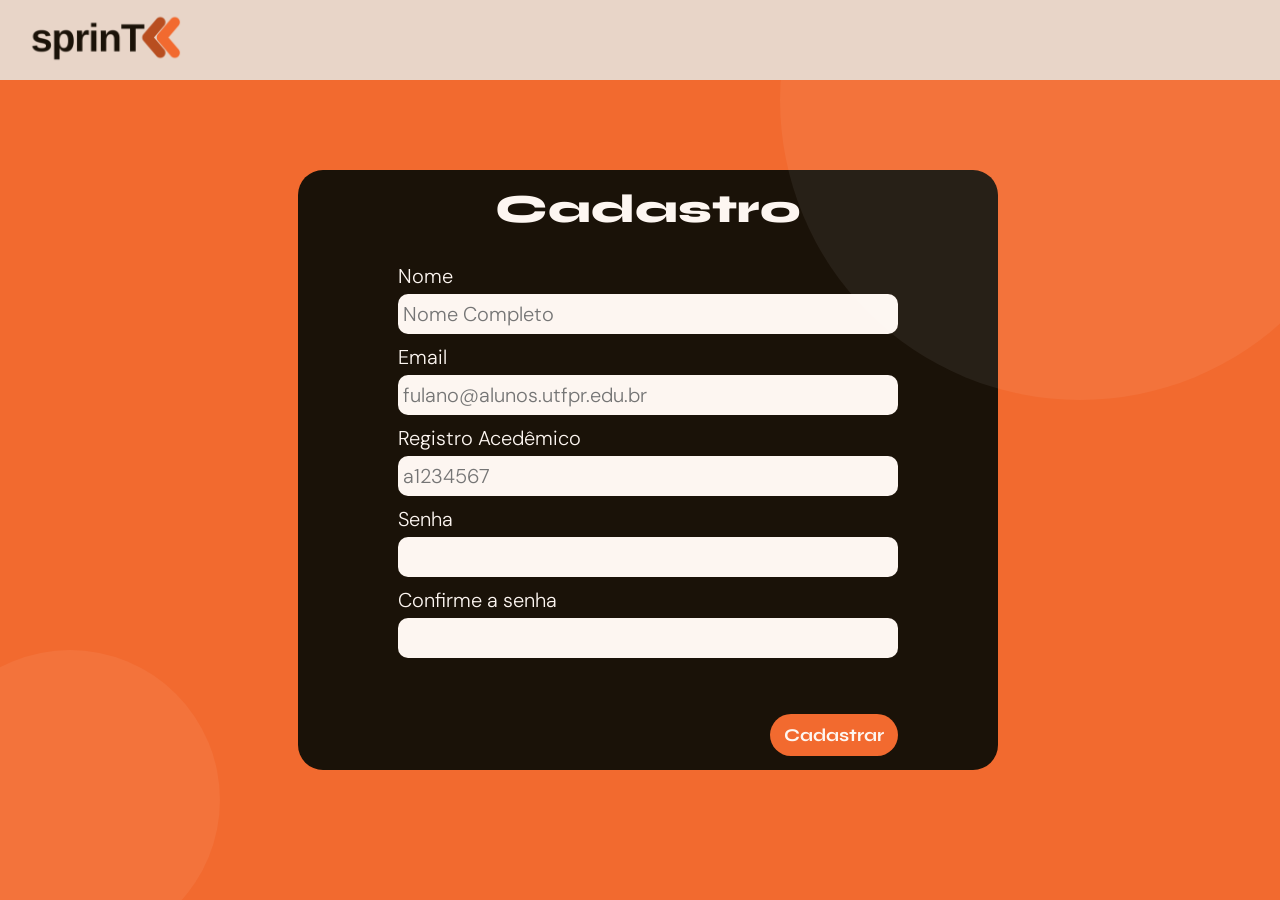
<file: index.html>
<!DOCTYPE html>
<html lang="en">
<head>
    <meta charset="UTF-8">
    <meta name="viewport" content="width=device-width, initial-scale=1.0">
    <title>Cadastro SprinT</title>
    <link rel="stylesheet" href="style-cadastro.css">
    <link rel="preconnect" href="https://fonts.googleapis.com">
    <link rel="preconnect" href="https://fonts.gstatic.com" crossorigin>
    <link href="https://fonts.googleapis.com/css2?family=DM+Sans:ital,opsz,wght@0,9..40,100..1000;1,9..40,100..1000&family=Syne:wght@400..800&display=swap" rel="stylesheet">
    <link rel="stylesheet" href="https://fonts.googleapis.com/css2?family=Material+Symbols+Outlined">
    <link rel="stylesheet" href="https://fonts.googleapis.com/css2?family=Material+Icons+Outlined">
</head>
<body>
    <header>
        <a href="#" class="logo"><img src="assets/sprint_logo_transparent-1.svg" alt="Logo SprinT"></a>
    </header>
    <section id="cadastro">
        <div class="circulo c1"></div>
        <div class="circulo c2"></div>

        <div class="caixa-cadastro">
            <form action="login.html" class="forms">
                <div class="respostas">
                    <h2 class="titulo-cadastro">Cadastro</h2>
                    <p class="tag-cadastro">Nome</p>
                    <input type="text" placeholder="Nome Completo" required class="caixa-resposta">
                    <p class="tag-cadastro">Email</p>
                    <input type="email" placeholder="fulano@alunos.utfpr.edu.br" required class="caixa-resposta">
                    <p class="tag-cadastro">Registro Acedêmico</p>
                    <input type="text" placeholder="a1234567" required class="caixa-resposta">
                    <p class="tag-cadastro">Senha</p>
                    <input type="password" required class="caixa-resposta">
                    <p class="tag-cadastro">Confirme a senha</p>
                    <input type="password" required class="caixa-resposta">
                </div>
                <div class="botao">
                    <button type="submit" class="botao-cadastro">Cadastrar</button>
                </div>
            </form>
        </div>
    </section>
</body>
</html>
</file>
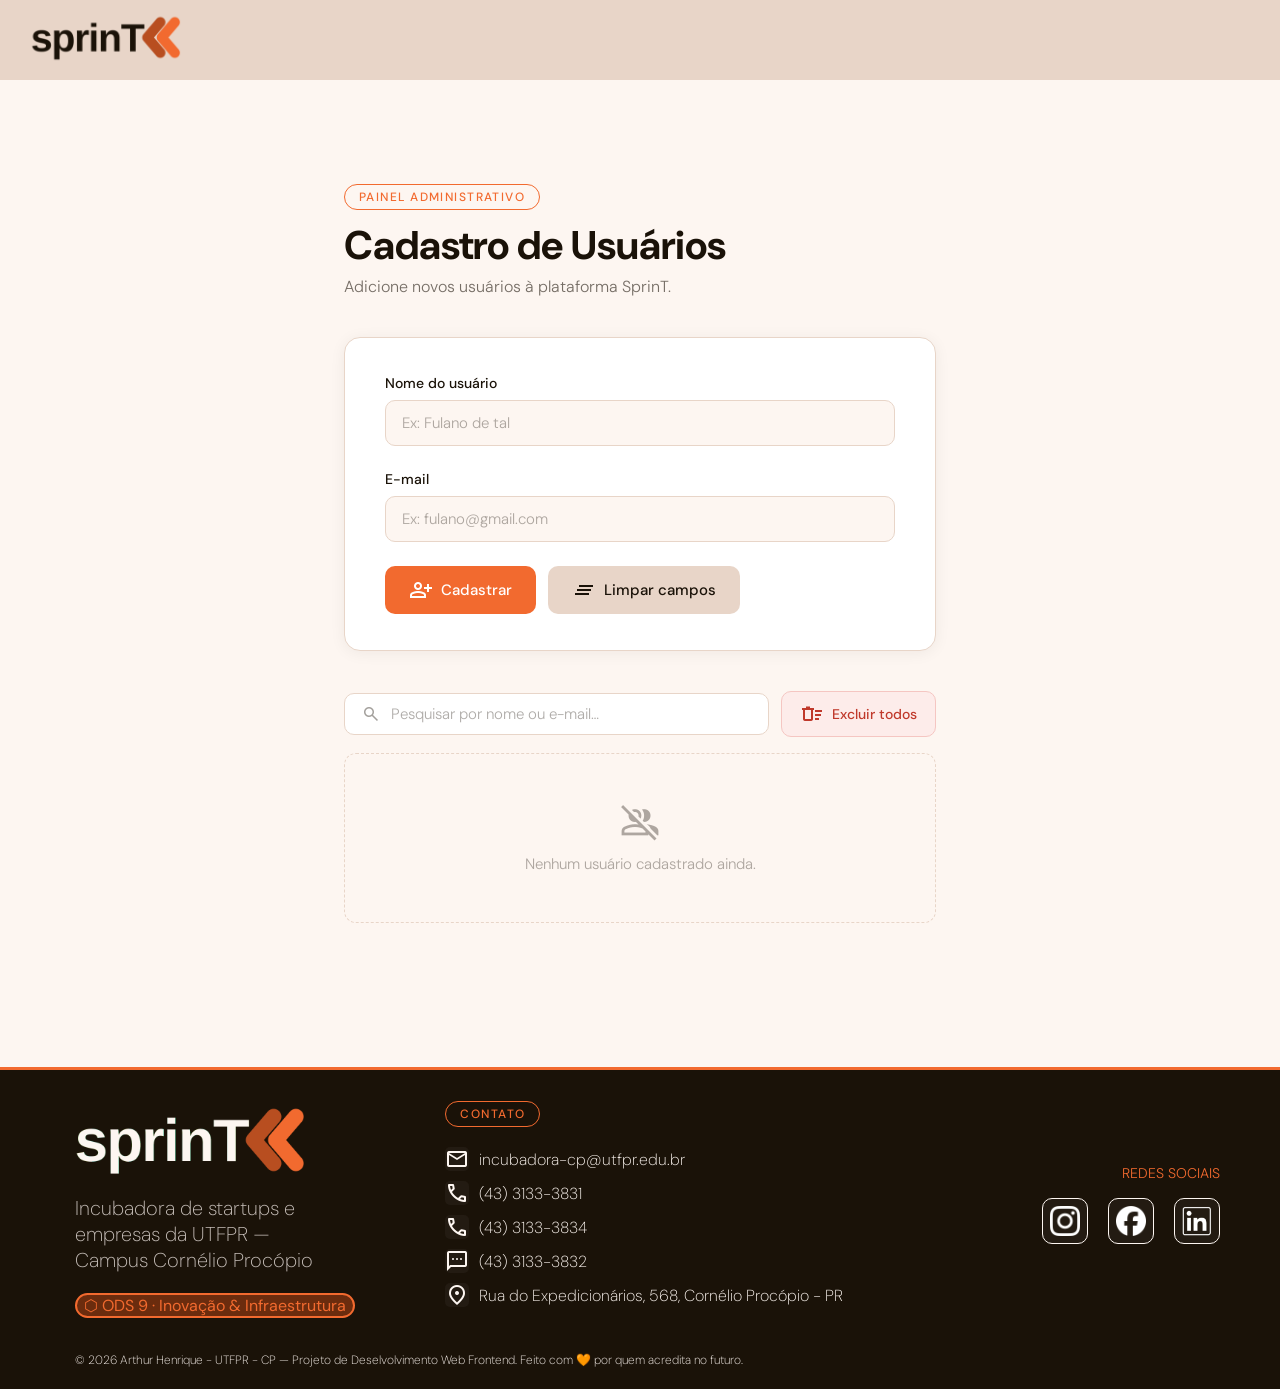
<file: adm.html>
<!DOCTYPE html>
<html lang="pt-BR">
<head>
    <meta charset="UTF-8">
    <meta name="viewport" content="width=device-width, initial-scale=1.0">
    <title>Adm — SprinT</title>
 
    <!-- Mesma fonte e ícones do projeto principal -->
    <link rel="preconnect" href="https://fonts.googleapis.com">
    <link rel="preconnect" href="https://fonts.gstatic.com" crossorigin>
    <link href="https://fonts.googleapis.com/css2?family=DM+Sans:wght@200;300;400;500;700&display=swap" rel="stylesheet">
    <link href="https://fonts.googleapis.com/css2?family=Material+Symbols+Outlined" rel="stylesheet">
    <link rel="stylesheet" href="style.css">
    <link rel="stylesheet" href="adm.css">
</head>
<body>
    <header>
        <nav>
            <a href="principal.html" class="logo">
                <img src="assets/sprint_logo_transparent-1.svg" alt="Logo SprinT">
            </a>
        </nav>
    </header>
    <main class="adm-main">
        <section class="adm-section">
            <div class="adm-header">
                <span class="tag-secao">Painel Administrativo</span>
                <h1 class="adm-titulo">Cadastro de Usuários</h1>
                <p class="adm-subtitulo">Adicione novos usuários à plataforma SprinT.</p>
            </div>
            <div class="adm-card">
                <form class="adm-form" id="formCadastro" novalidate>
 
                    <div class="campo-grupo">
                        <label for="inputNome">Nome do usuário</label>
                        <input type="text" id="inputNome" placeholder="Ex: Fulano de tal" autocomplete="name">
                    </div>
                    <div class="campo-grupo">
                        <label for="inputEmail">E-mail</label>
                        <input type="email" id="inputEmail" placeholder="Ex: fulano@gmail.com" autocomplete="email">
                    </div>
                    <div class="form-acoes">
                        <button type="submit" class="btn-cadastrar" id="btnCadastrar">
                            <span class="material-symbols-outlined">person_add</span>
                            Cadastrar
                        </button>
                        <button type="button" class="btn-limpar" id="btnLimpar">
                            <span class="material-symbols-outlined">clear_all</span>
                            Limpar campos
                        </button>
                    </div>
                </form>
            </div>
            <div class="lista-wrapper" id="listaWrapper">
                <div class="lista-controles">
                    <div class="pesquisa-wrapper">
                        <span class="material-symbols-outlined">search</span>
                        <input type="text" id="inputPesquisa" placeholder="Pesquisar por nome ou e-mail…">
                    </div>
                    <button class="btn-excluir-todos" id="btnExcluirTodos">
                        <span class="material-symbols-outlined">delete_sweep</span>
                        Excluir todos
                    </button>
                </div>
                <ul class="lista-usuarios" id="listaUsuarios">
                </ul>
                <div class="lista-vazia" id="listaVazia">
                    <span class="material-symbols-outlined">group_off</span>
                    <p>Nenhum usuário cadastrado ainda.</p>
                </div>
            </div>
        </section>
        
    </main>
    <footer>
            <div class="footer-principal">
                <div class="info">
                    <img src="assets/logo-sprint-branca.svg" alt="SprinT">
                    <p class="info-texto">Incubadora de startups e <br>empresas da UTFPR — <br>Campus Cornélio Procópio</p>
                    <a href="https://brasil.un.org/pt-br/sdgs/9/key-activities" class="tag-ods9" target="_blank"><div>⬡ ODS 9 · Inovação & Infraestrutura</div></a>
                </div>
                <div class="contatos" id="Contato">
                    <div class="contatos-wrapper">
                        <div class="tag-secao">Contato</div>
                        <a href="mailto:incubadora-cp@utfpr.edu.br" class="contato"><span class="material-symbols-outlined">mail</span>incubadora-cp@utfpr.edu.br</a>
                        <div class="contato"><span class="material-symbols-outlined">call</span>(43) 3133-3831</div>
                        <div class="contato"><span class="material-symbols-outlined">call</span>(43) 3133-3834</div>
                        <div class="contato"><span class="material-symbols-outlined">sms</span>(43) 3133-3832</div>
                        <a href="https://maps.app.goo.gl/jYpZGhdcuBi9YJhM7" class="contato" target="_blank"><div class="contato"><span class="material-symbols-outlined">location_on</span>Rua do Expedicionários, 568, Cornélio Procópio - PR</div></a>
                    </div>
                </div>
                <div class="social">
                    <p class="titulo-social">Redes Sociais</p>
                    <div class="redes-sociais">
                        <a href="https://www.instagram.com/sprint.cp/" target="_blank" class="logo-social"><img src="assets/logo-instagram.svg" alt="Instagram"></a>
                        <a href="https://www.facebook.com/utfprcpincubadora" target="_blank" class="logo-social"><img src="assets/logo-facebook.svg" alt="Facebook"></a>
                        <a href="https://www.linkedin.com/in/incubadora-de-inova%C3%A7%C3%B5es-tecnol%C3%B3gica-utfpr/" target="_blank" class="logo-social"><img src="assets/logo-linkedl.svg" alt="Linkedln"></a>
                    </div>
                </div>
            </div>
            <div class="copyright">
                <a href="https://arthur-hj.github.io/EC47C---Web-Front-End/" class="linkcv" target="_blank">© 2026 Arthur Henrique - UTFPR - CP — Projeto de Deselvolvimento Web Frontend. Feito com 🧡 por quem acredita no futuro.</a>
            </div>
        </footer>
    <script src="adm.js"></script>
</body>
</html>
</file>
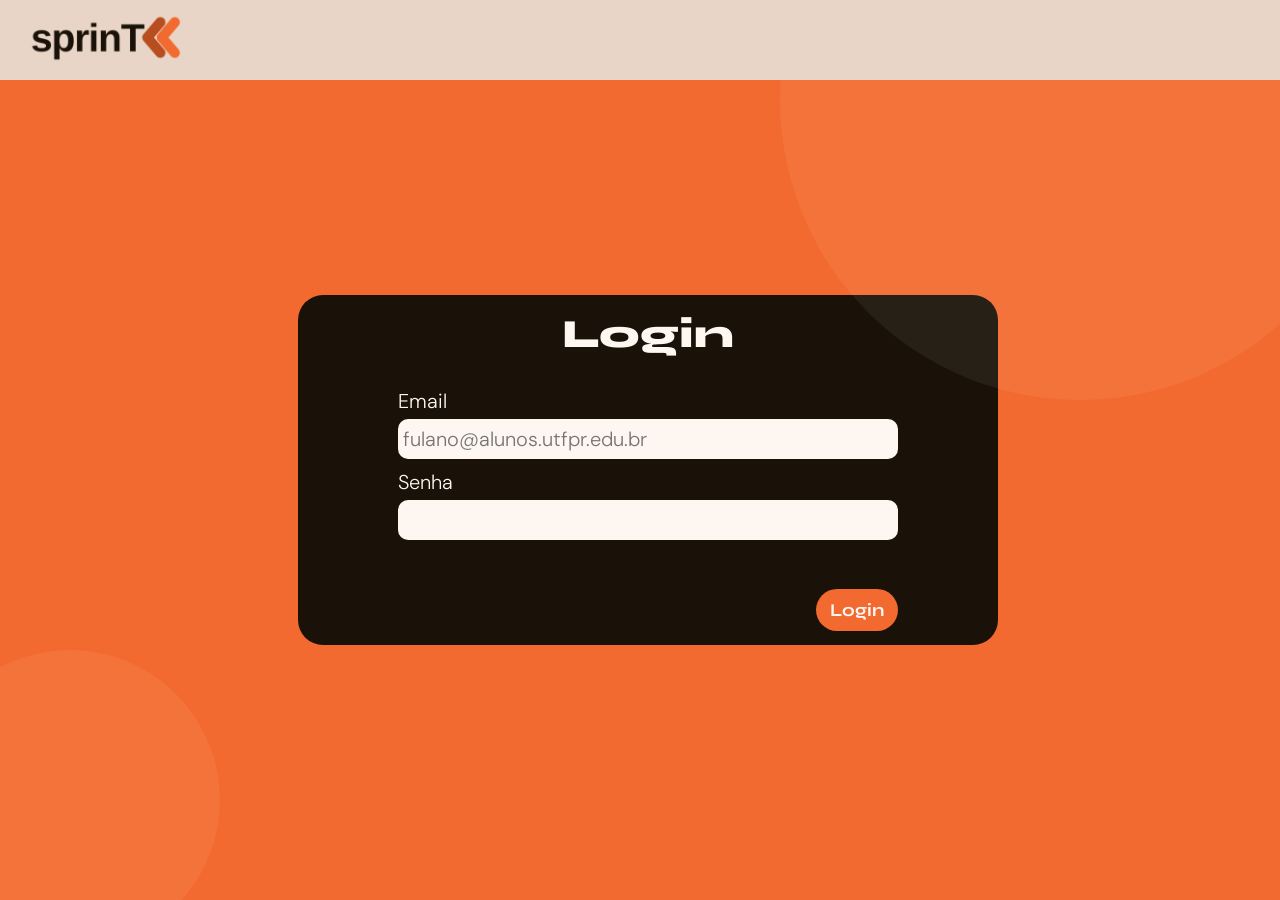
<file: login.html>
<!DOCTYPE html>
<html lang="pt-br">
<head>
    <meta charset="UTF-8">
    <meta name="viewport" content="width=device-width, initial-scale=1.0">
    <title>Login SprinT</title>
    <link rel="stylesheet" href="style-login.css">
    <link rel="preconnect" href="https://fonts.googleapis.com">
    <link rel="preconnect" href="https://fonts.gstatic.com" crossorigin>
    <link href="https://fonts.googleapis.com/css2?family=DM+Sans:ital,opsz,wght@0,9..40,100..1000;1,9..40,100..1000&family=Syne:wght@400..800&display=swap" rel="stylesheet">
    <link rel="stylesheet" href="https://fonts.googleapis.com/css2?family=Material+Symbols+Outlined">
    <link rel="stylesheet" href="https://fonts.googleapis.com/css2?family=Material+Icons+Outlined">
</head>
<body>
    <header>
        <a href="#" class="logo"><img src="assets/sprint_logo_transparent-1.svg" alt="Logo SprinT"></a>
    </header>
    <section id="login">
        <div class="circulo c1"></div>
        <div class="circulo c2"></div>

        <div class="caixa-login">
            <form action="principal.html" class="forms">
                <div class="respostas">
                    <h2 class="titulo-login">Login</h2>
                    <p class="tag-login">Email</p>
                    <input type="email" placeholder="fulano@alunos.utfpr.edu.br" required class="caixa-resposta">
                    <p class="tag-login">Senha</p>
                    <input type="password" required class="caixa-resposta">
                </div>
                <div class="botao">
                    <button type="submit" class="botao-login">Login</button>
                </div>
            </form>
        </div>
    </section>
</body>
</html>
</file>
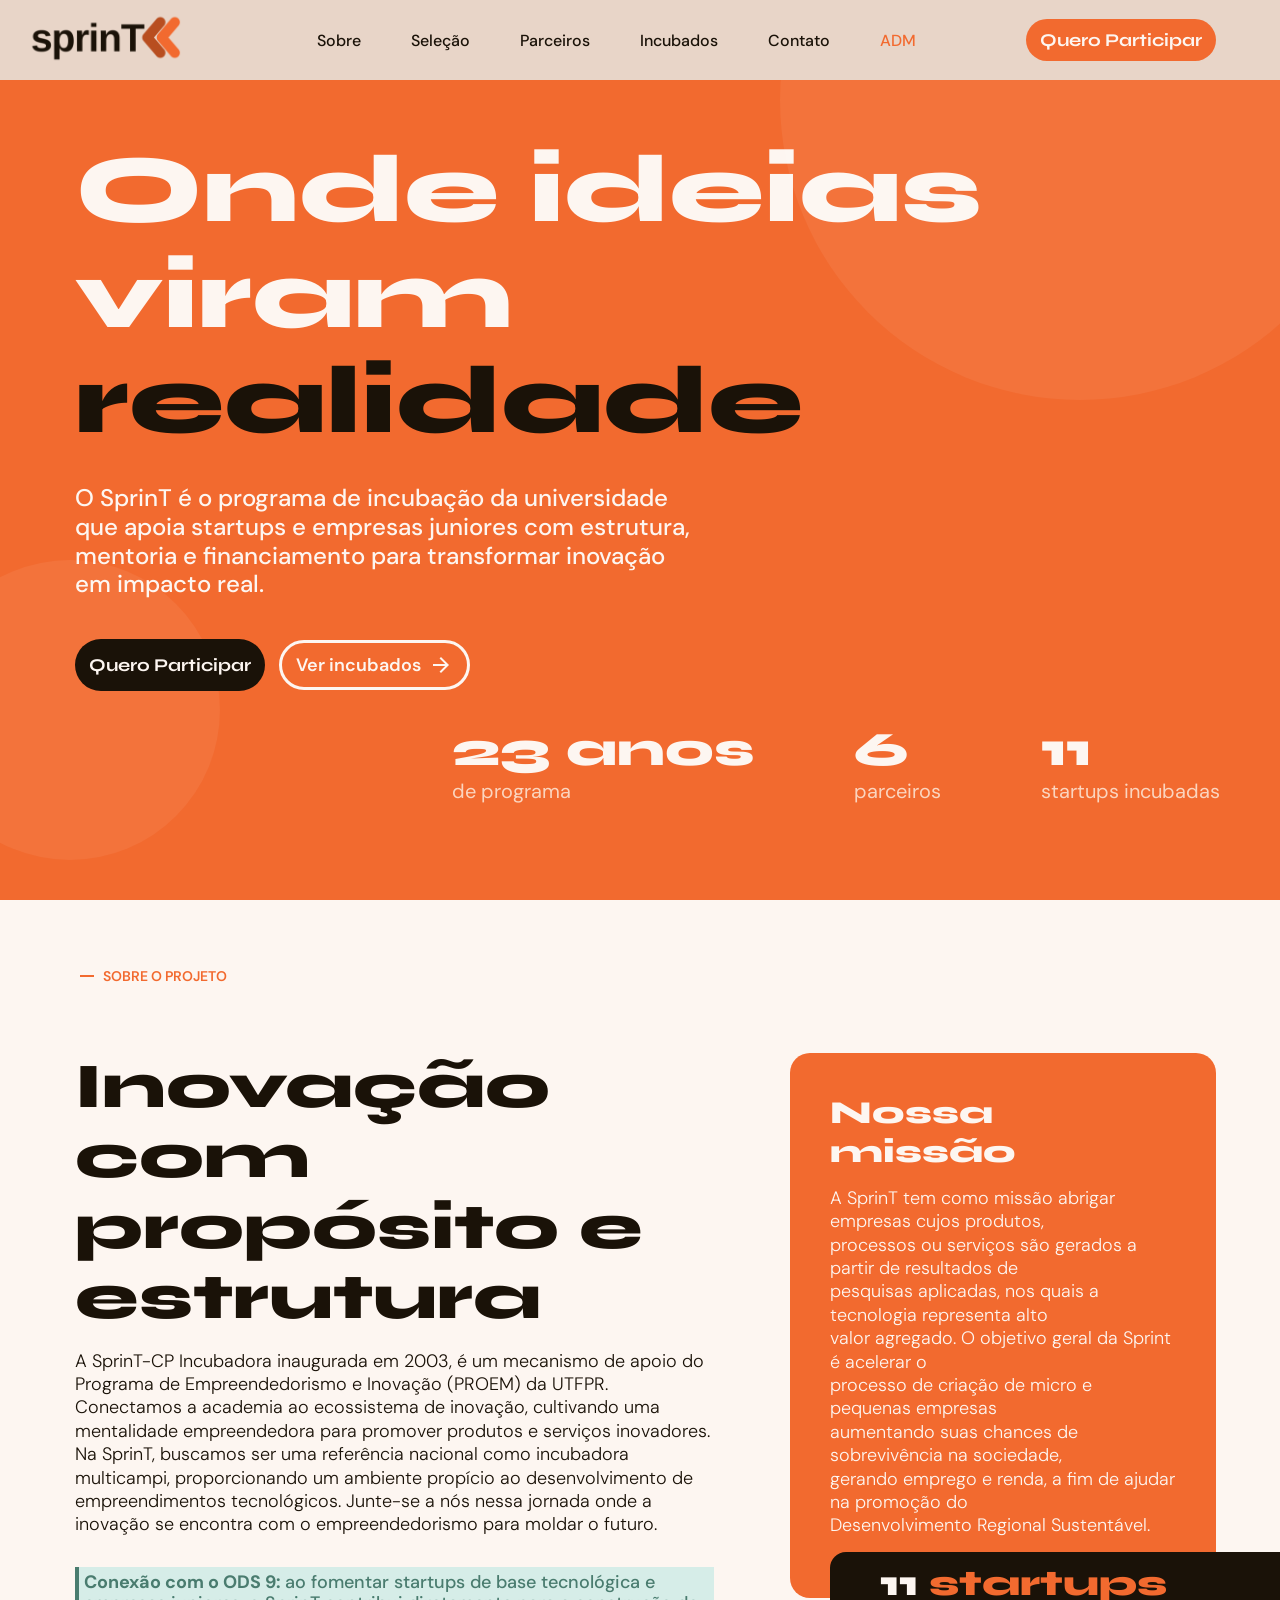
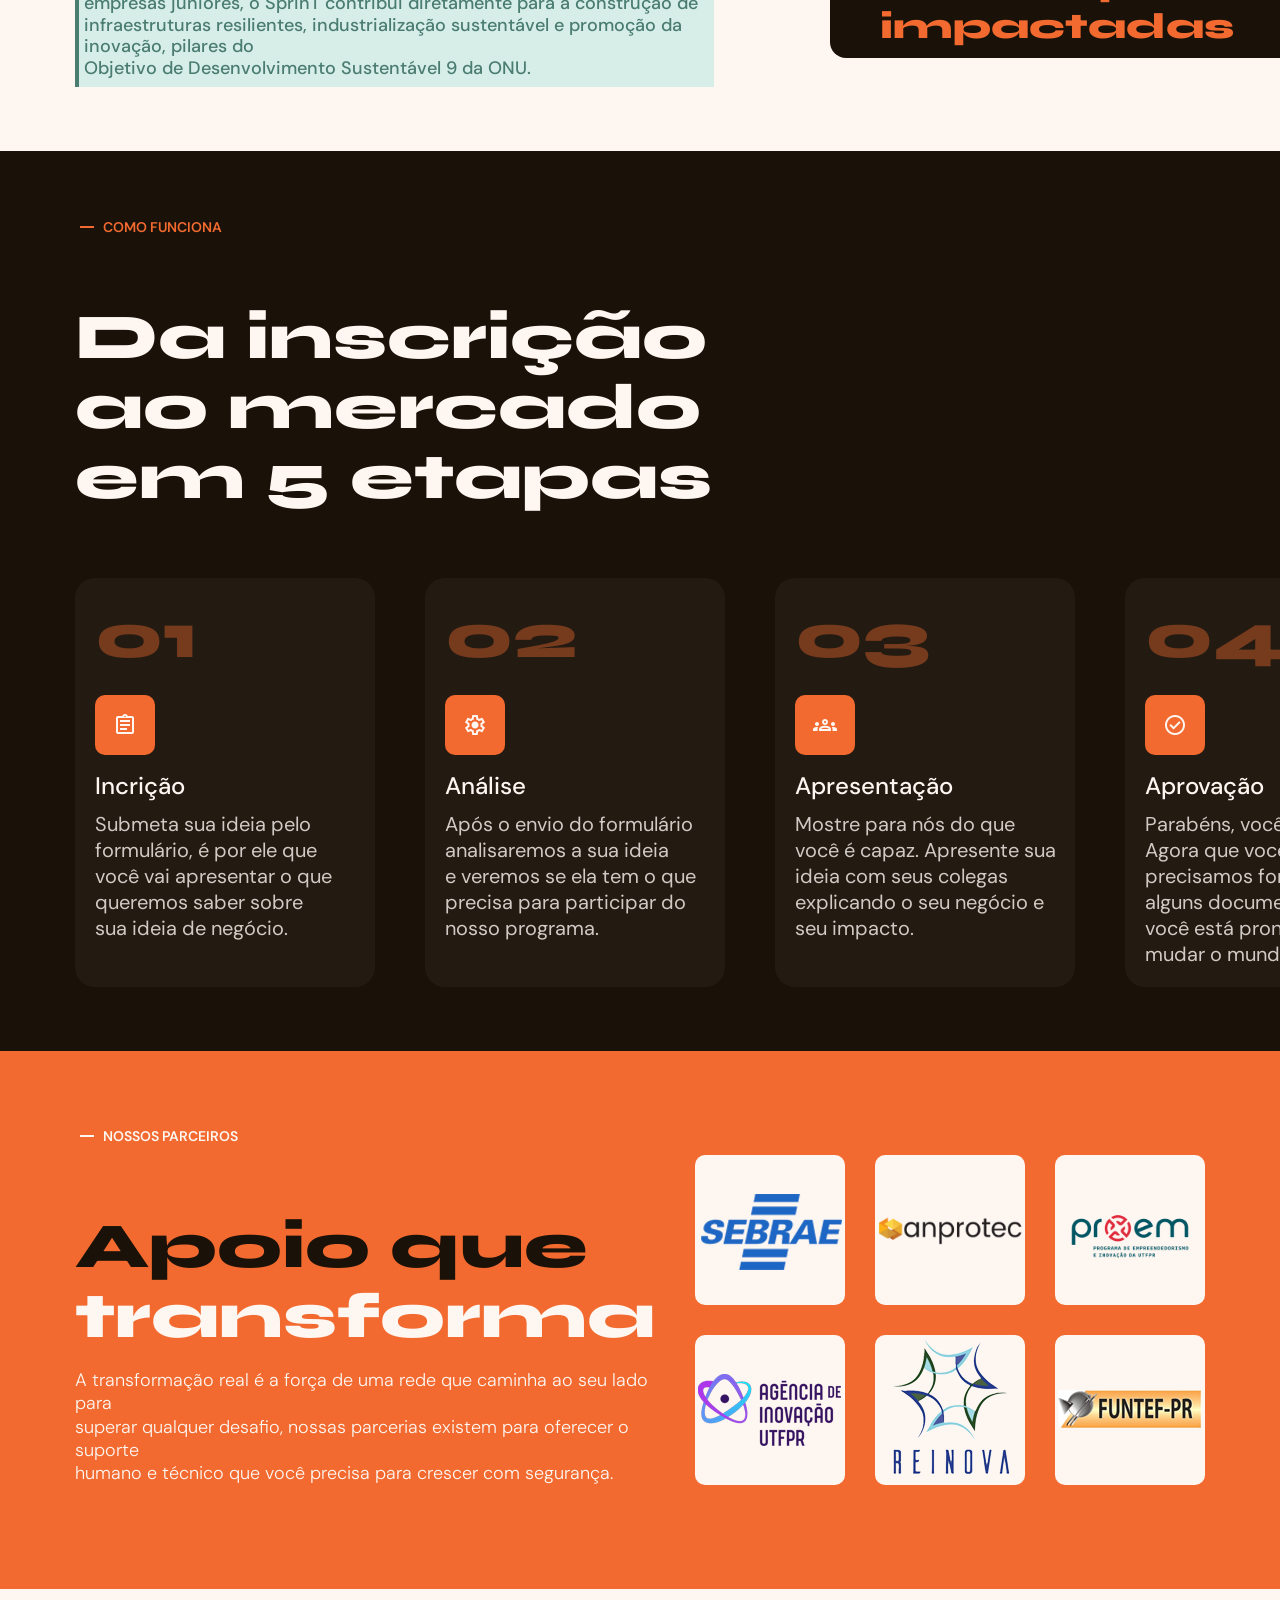
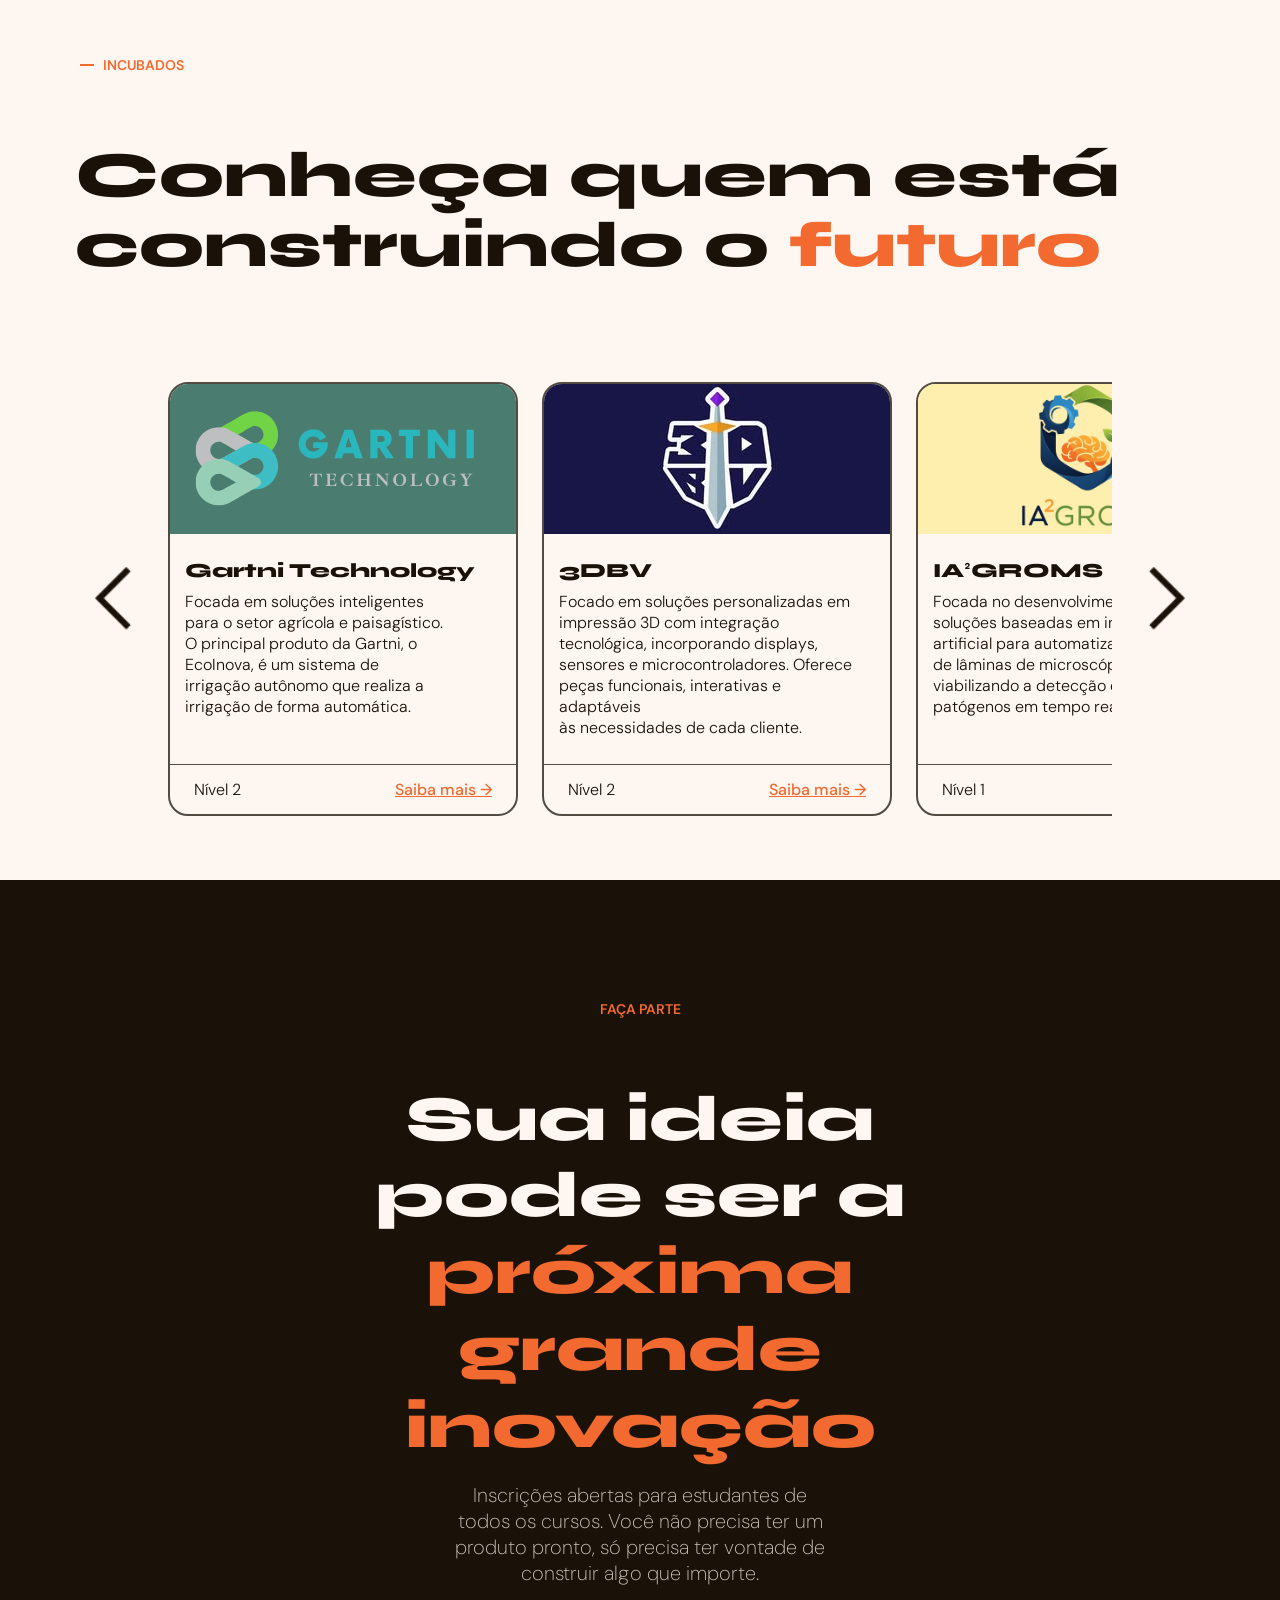
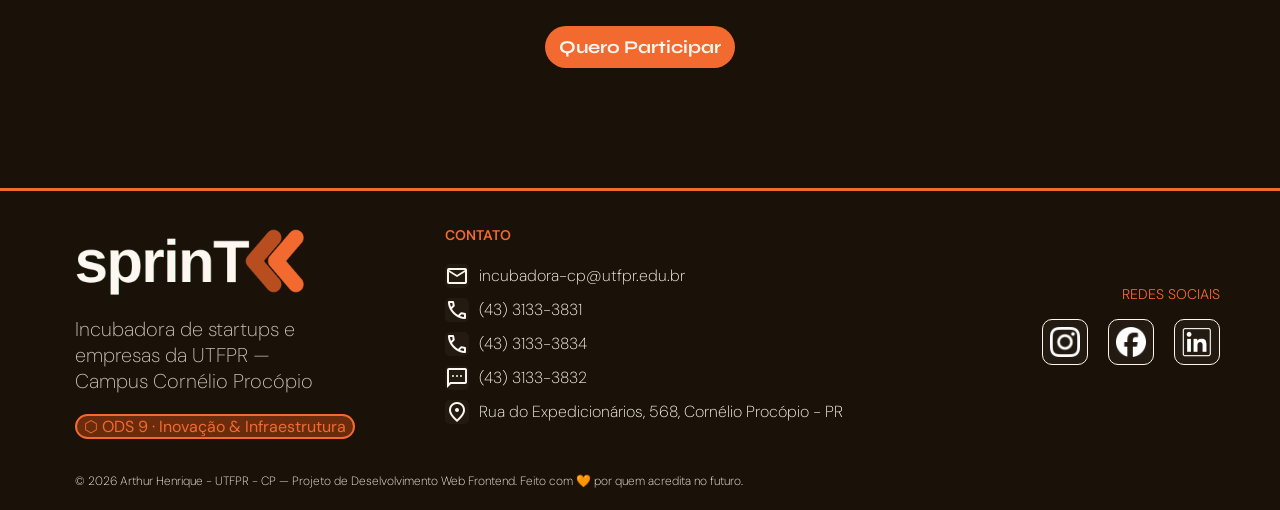
<file: principal.html>
<!DOCTYPE html>
<html lang="pt-br">
<head>
    <meta charset="UTF-8">
    <meta name="viewport" content="width=device-width, initial-scale=1.0">
    <title>SprinT - ODS 9 - Incubadora de Inovação</title>
    <link rel="stylesheet" href="style.css">
    <script src="carousel.js" defer></script>
    <link rel="preconnect" href="https://fonts.googleapis.com">
    <link rel="preconnect" href="https://fonts.gstatic.com" crossorigin>
    <link href="https://fonts.googleapis.com/css2?family=DM+Sans:ital,opsz,wght@0,9..40,100..1000;1,9..40,100..1000&family=Syne:wght@400..800&display=swap" rel="stylesheet">
    <link rel="stylesheet" href="https://fonts.googleapis.com/css2?family=Material+Symbols+Outlined">
    <link rel="stylesheet" href="https://fonts.googleapis.com/css2?family=Material+Icons+Outlined">
</head>
<body>
    <header>
        <nav>
            <a href="#" class="logo"><img src="assets/sprint_logo_transparent-1.svg" alt="Logo SprinT"></a>
        <ul class="links-nav">
            <li><a class="link" href="#Sobre">Sobre</a></li>
            <li><a class="link" href="#Selecao">Seleção</a></li>
            <li><a class="link" href="#Parceiros">Parceiros</a></li>
            <li><a class="link" href="#Incubados">Incubados</a></li>
            <li><a class="link" href="#Contato">Contato</a></li>
            <li ><a class="adm" href="adm.html">ADM</a></li>
        </ul>
        <a href="#Participar" class="cta">Quero Participar</a>
        </nav>
    </header>
    <section id="hero">
        <div class="circulo c1"></div>
        <div class="circulo c2"></div>

        <h1 class="titulo-hero"> Onde ideias<br>viram <em>realidade</em> </h1>
        <p class="subtitulo-hero">O SprinT é o programa de incubação da universidade<br>que apoia startups e empresas juniores com estrutura, mentoria e financiamento para transformar inovação<br>em impacto real.</p>

        <div class="botoes-hero">
            <a href="#Participar" class="botao-participar">Quero Participar</a>
            <a href="#Incubados" class="botao-incubados">Ver incubados <span class="material-symbols-outlined">arrow_forward</span></a>
        </div>

        <div class="estisticas-hero">
            <div class="item">
                <div class="numero">23 anos</div>
                <div class="legenda">de programa</div>
            </div>
            <div class="item">
                <div class="numero">6</div>
                <div class="legenda">parceiros</div>
            </div>
            
            <div class="item">
                <div class="numero">11</div>
                <div class="legenda">startups incubadas</div>
            </div>
        </div>
    </section>

    <section id="Sobre">
        <div class="coluna-esquerda">
            <div class="conteudo-sobre">
                <div class="tag-secao"><span class="material-symbols-outlined">remove</span>Sobre o Projeto</div>
                <h2 class="titulo-secao">Inovação com propósito e estrutura</h2>
                <p class="texto-sobre">
                    A SprinT-CP Incubadora inaugurada em 2003, é um mecanismo de apoio do Programa de Empreendedorismo e Inovação (PROEM) da UTFPR. <br> Conectamos a academia ao ecossistema de inovação, cultivando uma mentalidade empreendedora para promover produtos e serviços inovadores. <br> Na SprinT, buscamos ser uma referência nacional como incubadora multicampi, proporcionando um ambiente propício ao desenvolvimento de empreendimentos tecnológicos. Junte-se a nós nessa jornada onde a inovação se encontra com o empreendedorismo para moldar o futuro.
                </p>
                <div class="ods9">
                    <p>
                        <strong>Conexão com o ODS 9: </strong>ao fomentar startups de base tecnológica e empresas juniores, o SprinT contribui diretamente para a construção de infraestruturas resilientes, industrialização sustentável e promoção da inovação, pilares do <br>Objetivo de Desenvolvimento Sustentável 9 da ONU.
                    </p>
                </div>
            </div>
        </div>
        <div class="coluna-direita">
            <div class="card-missao">
                <div class="missao">
                    <h3>Nossa missão</h3>
                    <p>
                        A SprinT tem como missão abrigar empresas cujos produtos, <br>processos ou serviços são gerados a partir de resultados de <br>pesquisas aplicadas, nos quais a tecnologia representa alto <br>valor agregado. O objetivo geral da Sprint é acelerar o <br>processo de criação de micro e pequenas empresas <br> aumentando suas chances de sobrevivência na sociedade, <br>gerando emprego e renda, a fim de ajudar na promoção do <br>Desenvolvimento Regional Sustentável.
                    </p>
                </div>
                <div class="card-curiosidade">
                    <span class="num">11</span>
                    <span class="lgd">startups<br>impactadas</span>
                </div>
            </div>
        </div>
    </section>
    <section id="Selecao">
        <div class="tag-secao"><span class="material-symbols-outlined">remove</span>Como Funciona</div>
        <h2 class="titulo-secao">Da inscrição <br>ao mercado em 5 etapas</h2>
        <div class="etapas">
            <div class="etapa">
                <div class="num-etapa">01</div>
                <div class="icone-etapa"><span class="material-symbols-outlined">assignment</span></div>
                <div class="nome-etapa">Incrição</div>
                <div class="desc-etapa">Submeta sua ideia pelo <br>formulário, é por ele que <br>você vai apresentar o que <br>queremos saber sobre <br>sua ideia de negócio.</div>
            </div>
            <div class="etapa">
                <div class="num-etapa">02</div>
                <div class="icone-etapa"><span class="material-symbols-outlined">settings</span></div>
                <div class="nome-etapa">Análise</div>
                <div class="desc-etapa">Após o envio do formulário <br>analisaremos a sua ideia <br>e veremos se ela tem o que <br>precisa para participar do <br>nosso programa.</div>
            </div>
            <div class="etapa">
                <div class="num-etapa">03</div>
                <div class="icone-etapa"><span class="material-symbols-outlined">groups</span></div>
                <div class="nome-etapa">Apresentação</div>
                <div class="desc-etapa">Mostre para nós do que <br>você é capaz. Apresente sua <br>ideia com seus colegas <br>explicando o seu negócio e <br>seu impacto.</div>
            </div>
            <div class="etapa">
                <div class="num-etapa">04</div>
                <div class="icone-etapa"><span class="material-symbols-outlined">check_circle</span></div>
                <div class="nome-etapa">Aprovação</div>
                <div class="desc-etapa">Parabéns, você foi aprovado. <br>Agora que você passou <br>precisamos formalizar <br>alguns documentos, mas <br>você está pronto para <br>mudar o mundo.</div>
            </div>
            <div class="etapa">
                <div class="num-etapa">05</div>
                <div class="icone-etapa"><span class="material-symbols-outlined">calendar_clock</span></div>
                <div class="nome-etapa">Início do programa</div>
                <div class="desc-etapa">Agora é mão na massa. <br>Começe a desenvolver suas <br>ideias e mude a nossa <br>comunidade para o melhor, <br>sendo sempre apoiado por <br>nós da Sprint-CP</div>
            </div>
        </div>
    </section>
    <section id="Parceiros">
        <div class="coluna-esquerda">
            <div class="tag-secao"><span class="material-symbols-outlined">remove</span>Nossos Parceiros</div>
            <h2 class="titulo-secao">Apoio que <span>transforma</span></h2>
            <p class="texto-parceiros">A transformação real é a força de uma rede que caminha ao seu lado para <br>superar qualquer desafio, nossas parcerias existem para oferecer o suporte <br>humano e técnico que você precisa para crescer com segurança.</p>
        </div>
        <div class="coluna-direita">
            <div class="parceiros">
                <div class="parceiro">
                    <img src="assets/sebrae.svg" alt="Logo Sebrae">
                </div>
                <div class="parceiro">
                    <img src="assets/amprotec.svg" alt="Logo Anprotec">
                </div>
                <div class="parceiro">
                    <img src="assets/proem.svg" alt="Logo Proem">
                </div>
                <div class="parceiro">
                    <img src="assets/agenciainovUTF.svg" alt="Logo Agencia de Inovação UTFPR">
                </div>
                <div class="parceiro">
                    <img src="assets/reinova.svg" alt="Logo Reinova">
                </div>
                <div class="parceiro">
                    <img src="assets/funtefPR.svg" alt="Logo FuntefPR">
                </div>
            </div>
        </div>
    </section>
    <section id="Incubados">
        <div class="tag-secao"><span class="material-symbols-outlined">remove</span>Incubados</div>
        <h2 class="titulo-secao">Conheça quem está <br>construindo o <span>futuro</span></h2>

        <div class="carousel">
            <div class="controle-carousel">
                <button class="botao-carousel" id="antBt" onclick="slide(-1)"><img src="assets/flecha-esquerda.svg" alt="Voltar"></button>
            </div>
            <div class="carousel-wraper">
                <div class="carousel-track" id="carouselTrack">
                    <!-- 1 Gartni -->
                    <div class="card-empresa" id="gartni">
                        <div class="header-card">
                            <img src="assets/logo-gartni.svg" alt="Gartni Technology">
                        </div>
                        <div class="body-card">
                            <p class="nome-card">Gartni Technology</p>
                            <p class="desc-card">Focada em soluções inteligentes <br>para o setor agrícola e paisagístico. <br>O principal produto da Gartni, o <br>EcoInova, é um sistema de <br>irrigação autônomo que realiza a <br>irrigação de forma automática.</p>
                        </div>
                        <div class="footer-card">
                            <p class="nivel-card">Nível 2</p>
                            <a href="https://www.instagram.com/gartni.tech/" class="link-card"  target="_blank">Saiba mais →</a>
                        </div>
                    </div>
                    <!-- 2 3DBV -->
                    <div class="card-empresa" id="edbv">
                        <div class="header-card">
                            <img src="assets/logo-3dbv.svg" alt="3DBV">
                        </div>
                        <div class="body-card">
                            <p class="nome-card">3DBV</p>
                            <p class="desc-card">Focado em soluções personalizadas em <br>impressão 3D com integração <br>tecnológica, incorporando displays, <br>sensores e microcontroladores. Oferece <br>peças funcionais, interativas e adaptáveis <br>às necessidades de cada cliente.</p>
                        </div>
                        <div class="footer-card">
                            <p class="nivel-card">Nível 2</p>
                            <a href="https://www.3dbv.com.br/" class="link-card" target="_blank">Saiba mais →</a>
                        </div>
                    </div>
                    <!-- 3 IA2Groms -->
                    <div class="card-empresa" id="ia2groms">
                        <div class="header-card">
                            <img src="assets/logo-ia2groms.svg" alt="IA²GROMS">
                        </div>
                        <div class="body-card">
                            <p class="nome-card">IA²GROMS</p>
                            <p class="desc-card">Focada no desenvolvimento <br>soluções baseadas em inteligência <br>artificial para automatizar a leitura <br>de lâminas de microscópios digitais, <br>viabilizando a detecção eficiente de <br>patógenos em tempo real.</p>
                        </div>
                        <div class="footer-card">
                            <p class="nivel-card">Nível 1</p>
                            <a href="http://incubadora.cp.utfpr.edu.br/incubados/" class="link-card" target="_blank">Saiba mais →</a>
                        </div>
                    </div>
                    <!-- 4 IoT Vision -->
                    <div class="card-empresa" id="iotvision">
                        <div class="header-card">
                            <img src="assets/logo-iotvision.svg" alt="IoTVISION">
                        </div>
                        <div class="body-card">
                            <p class="nome-card">IoTVISION</p>
                            <p class="desc-card">Focados em transformar ambientes <br>através da tecnologia conectada. Criam <br>soluções inteligentes com Internet das <br>Coisas (IoT) que monitoram dados em <br>tempo real, melhorando a segurança e a <br>eficiência nos mais diversos contextos.</p>
                        </div>
                        <div class="footer-card">
                            <p class="nivel-card">Nível 1</p>
                            <a href="https://www.instagram.com/iotvisiontechnology/" class="link-card" target="_blank">Saiba mais →</a>
                        </div>
                    </div>

                    <div class="card-empresa" id="hefenas">
                        <div class="header-card">
                            <img src="/assets/logo-hefenas.svg" alt="Hefenas">
                        </div>
                        <div class="body-card">
                            <p class="nome-card">Hefenas</p>
                            <p class="desc-card">Focada em máquinas de vendas <br>automáticas. Utiliza estratégias para <br>aumentar a conversão de vendas e <br>assume a operação das máquinas, <br>oferecendo um modelo autônomo que <br>dispensa a necessidade de funcionários.</p>
                        </div>
                        <div class="footer-card">
                            <p class="nivel-card">Nível 1</p>
                            <a href="https://www.instagram.com/hefenas.eng/" class="link-card" target="_blank">Saiba mais →</a>
                        </div>
                    </div>
                    
                    <div class="card-empresa" id="vdchat">
                        <div class="header-card">
                            <img src="/assets/logo-vd.svg" alt="VDChat">
                        </div>
                        <div class="body-card">
                            <p class="nome-card">VDChat</p>
                            <p class="desc-card">VD Chat é a IA que cria seu próprio <br>funcionário SDR 24/7, personalizável e sem <br>que seja necessário ter conhecimento <br>técnico. Pronta para atuar de maneira <br>humanizada na captação de leads, no <br>atendimento inicial, na prospecção e na <br>análise de dados.</p>
                        </div>
                        <div class="footer-card">
                            <p class="nivel-card">Nível 1</p>
                            <a href="https://www.linkedin.com/company/vendriix/" class="link-card" target="_blank">Saiba mais →</a>
                        </div>
                    </div>
                    
                    <div class="card-empresa" id="ajeitai">
                        <div class="header-card">
                            <img src="/assets/logo-ajeitai.svg" alt="Ajeitaí">
                        </div>
                        <div class="body-card">
                            <p class="nome-card">Ajeitaí</p>
                            <p class="desc-card">O Ajeitaí é um marketplace que conecta <br>clientes a prestadores de serviços locais. <br>A plataforma oferece profissionais <br>verificados, avaliações, agendamento e <br>pagamento seguro, tornando a contra <br>-tação mais rápida, simples e confiável.​</p>
                        </div>
                        <div class="footer-card">
                            <p class="nivel-card">Nível 1</p>
                            <a href="https://www.instagram.com/ajeitaicp/" class="link-card" target="_blank">Saiba mais →</a>
                        </div>
                    </div>
                    
                    <div class="card-empresa" id="enxame">
                        <div class="header-card">
                            <img src="/assets/logo-enxame.svg" alt="Enxame Digital">
                        </div>
                        <div class="body-card">
                            <p class="nome-card">Enxame Digital</p>
                            <p class="desc-card">Focada na gestão para MEIs que integra <br>ERP e inteligência artificial. A solução <br>simplifica tarefas administrativas, apoia <br>decisões e reduz barreiras burocráticas, <br>oferecendo orientações claras e <br>acessíveis.​</p>
                        </div>
                        <div class="footer-card">
                            <p class="nivel-card">Nível 1</p>
                            <a href="http://incubadora.cp.utfpr.edu.br/incubados/" class="link-card" target="_blank">Saiba mais →</a>
                        </div>
                    </div>
                    
                    <div class="card-empresa" id="gabaritaia">
                        <div class="header-card">
                            <img src="/assets/logo-gabaritaia.svg" alt="Gabarita IA">
                        </div>
                        <div class="body-card">
                            <p class="nome-card">Gabarita IA</p>
                            <p class="desc-card">Plataforma de estudos para o ENEM que <br>usa IA generativa para criar conteúdos <br>personalizados e acompanhar o ritmo <br>do estudante. A solução funciona como <br>um mentor inteligente, tornando a <br>preparação mais acessível e eficiente.​</p>
                        </div>
                        <div class="footer-card">
                            <p class="nivel-card">Nível 1</p>
                            <a href="https://www.instagram.com/gabarita.ia/" class="link-card" target="_blank">Saiba mais →</a>
                        </div>
                    </div>
                    
                    <div class="card-empresa" id="sypos">
                        <div class="header-card">
                            <img src="/assets/logo-sypos.svg" alt="Sypos">
                        </div>
                        <div class="body-card">
                            <p class="nome-card">Sypos</p>
                            <p class="desc-card">Sistema de PDV para restaurantes e <br>comércios, integrando pedidos, estoque <br>e monitoramento em tempo real. <br>A plataforma conecta o PDV, a cozinha e <br>o atendimento, além de permitir <br>configurar cargos e permissões, trazendo <br>mais agilidade e organização ao negócio.​</p>
                        </div>
                        <div class="footer-card">
                            <p class="nivel-card">Nível 1</p>
                            <a href="https://www.instagram.com/syposbr" class="link-card" target="_blank">Saiba mais →</a>
                        </div>
                    </div>
                    
                    <div class="card-empresa" id="markant">
                        <div class="header-card">
                            <img src="/assets/logo-markant.svg" alt="Markant">
                        </div>
                        <div class="body-card">
                            <p class="nome-card">Markant</p>
                            <p class="desc-card">Plataforma que conecta empresas para <br>ações de co-marketing com IA para <br>indicar parcerias e ferramentas de <br>gestão colaborativa, a solução facilita <br>campanhas conjuntas, amplia alcance e <br>reduz custos para pequenos negócios.</p>
                        </div>
                        <div class="footer-card">
                            <p class="nivel-card">Nível 1</p>
                            <a href="https://www.linkedin.com/company/markantgrowth/" class="link-card" target="_blank">Saiba mais →</a>
                        </div>
                    </div>
                </div>
            </div>
            <div class="controle-carousel">
                <button class="botao-carousel" id="proxBt" onclick="slide(1)"><img src="assets/flecha-direita.svg" alt="Passar"></button>
            </div>
        </div>

    </section>
    <section id="Participar">
        <div class="tag-secao">Faça parte</div>
        <h2 class="titulo-secao">Sua ideia pode ser a <span>próxima grande inovação</span></h2>
        <p class="texto-participar">Inscrições abertas para estudantes de <br>todos os cursos. Você não precisa ter um <br>produto pronto, só precisa ter vontade de <br>construir algo que importe.</p>
        <a href="http://incubadora.cp.utfpr.edu.br/editais/" class="cta-participar" target="_blank">Quero Participar</a>
    </section>
    <footer>
        <div class="footer-principal">
            <div class="info">
                <img src="assets/logo-sprint-branca.svg" alt="SprinT">
                <p class="info-texto">Incubadora de startups e <br>empresas da UTFPR — <br>Campus Cornélio Procópio</p>
                <a href="https://brasil.un.org/pt-br/sdgs/9/key-activities" class="tag-ods9" target="_blank"><div>⬡ ODS 9 · Inovação & Infraestrutura</div></a>
            </div>
            <div class="contatos" id="Contato">
                <div class="contatos-wrapper">
                    <div class="tag-secao">Contato</div>
                    <a href="mailto:incubadora-cp@utfpr.edu.br" class="contato"><span class="material-symbols-outlined">mail</span>incubadora-cp@utfpr.edu.br</a>
                    <div class="contato"><span class="material-symbols-outlined">call</span>(43) 3133-3831</div>
                    <div class="contato"><span class="material-symbols-outlined">call</span>(43) 3133-3834</div>
                    <div class="contato"><span class="material-symbols-outlined">sms</span>(43) 3133-3832</div>
                    <a href="https://maps.app.goo.gl/jYpZGhdcuBi9YJhM7" class="contato" target="_blank"><div class="contato"><span class="material-symbols-outlined">location_on</span>Rua do Expedicionários, 568, Cornélio Procópio - PR</div></a>
                </div>
            </div>
            <div class="social">
                <p class="titulo-social">Redes Sociais</p>
                <div class="redes-sociais">
                    <a href="https://www.instagram.com/sprint.cp/" target="_blank" class="logo-social"><img src="assets/logo-instagram.svg" alt="Instagram"></a>
                    <a href="https://www.facebook.com/utfprcpincubadora" target="_blank" class="logo-social"><img src="assets/logo-facebook.svg" alt="Facebook"></a>
                    <a href="https://www.linkedin.com/in/incubadora-de-inova%C3%A7%C3%B5es-tecnol%C3%B3gica-utfpr/" target="_blank" class="logo-social"><img src="assets/logo-linkedl.svg" alt="Linkedln"></a>
                </div>
            </div>
        </div>
        <div class="copyright">
            <a href="https://arthur-hj.github.io/EC47C---Web-Front-End/" class="linkcv" target="_blank">© 2026 Arthur Henrique - UTFPR - CP — Projeto de Deselvolvimento Web Frontend. Feito com 🧡 por quem acredita no futuro.</a>
        </div>
    </footer>
</body>
</html>
</file>
<file: style-cadastro.css>
:root{
      --laranja-base:     #f26a2f;
      --base-laranja-dk:  #b84e20;
      --base-laranja-lt:  #fac9a8;
      --laranja-bege:  #fde8d8;
      --nearblack:  #1a1208;
      --warmwhite:  #fdf6f1;
      --warm-sand:       #e8d5c8;
      --muted-teal:       #4a7c6f;
      --teal-lt:    #d6ede8;
}

    *{
        box-sizing: border-box;
        margin: 0; 
        padding: 0;
    }

html{
    scroll-behavior: smooth;
}

body{
    font-family: 'DM Sans', sans-serif;
    background-color: var(--warmwhite);
    color: var(--nearblack);
    overflow-x: hidden;
}

header{
    position: fixed; 
    top: 0; 
    left: 0; 
    right: 0; 
    z-index: 100;
    display: flex;
    align-items: center;
    justify-content: space-between;
    padding: 0 5vw 0 0;
    height: 80px;
    background: var(--warm-sand);
}

header img{
    align-content: start;
    height: 65px;
    padding-left: 20px;
}

#cadastro{
    min-height: 100vh;
    background: var(--laranja-base);
    display: flex;
    flex-direction: column;
    align-items: center;
    justify-content: center;
    padding: 100px 60px 60px 75px;
    position: relative;
    overflow: hidden;
}

.circulo{
    position: absolute;
    border-radius: 50%;
    background: rgba(255,255,255,0.06);
    pointer-events: none;
}

.c1{
    width: 600px; 
    height: 600px; 
    top: -200px; 
    right: -100px;
}

.c2{
    width: 300px; 
    height: 300px; 
    bottom: -50px; 
    left: -80px;
}

.caixa-cadastro{
    display: flex;
    flex-direction: column;
    align-items: center;
    justify-content: center;
    background-color: var(--nearblack);
    width: 700px;
    height: 600px;
    border-radius: 25px;
}

.forms{
    display: flex;
    flex-direction: column;
    align-items: end;

}

.respostas{
    width: 500px;
    height: 540px;
}

.titulo-cadastro{
    text-align: center;
    font-family: 'Syne', sans-serif;
    font-size: 40px;
    font-weight: 800;
    color: var(--warmwhite);
    margin-bottom: 30px;
}

.tag-cadastro{
    font-family: 'DM Sans', sans-serif;
    font-size: 20px;
    font-weight: 300;
    color: var(--warmwhite);
    margin-top: 10px;
    margin-bottom: 5px;
}

.caixa-resposta{
    font-family: 'DM Sans', sans-serif;
    font-size: 20px;
    font-weight: 300;
    background-color: var(--warmwhite);
    border: none;
    padding: 5px;
    cursor:text;
    outline: inherit;
    width: 500px;
    height: 40px;
    border-radius: 10px;
}

.botao-cadastro{
    background-color: var(--laranja-base);
    font-family: 'Syne', sans-serif;
    font-weight: 700;
    font-size: 18px;
    text-decoration: none;
    padding: 10px 14px 10px 14px;
    border-radius: 150px;
    color: var(--warmwhite);
    border: none;
    cursor: pointer;
    outline: inherit;
    transition: background 0.3s;
    transform: 0.2s;
    margin-top: -20px;
}

.botao-cadastro:hover{
    background-color: var(--base-laranja-dk);
    transform: translateY(-1px);
}
</file>
<file: style.css>
:root{
      --laranja-base:     #f26a2f;
      --base-laranja-dk:  #b84e20;
      --base-laranja-lt:  #fac9a8;
      --laranja-bege:  #fde8d8;
      --nearblack:  #1a1208;
      --warmwhite:  #fdf6f1;
      --warm-sand:       #e8d5c8;
      --muted-teal:       #4a7c6f;
      --teal-lt:    #d6ede8;
}

    *{
        box-sizing: border-box;
        margin: 0; 
        padding: 0;
    }

html{
    scroll-behavior: smooth;
}

body{
    font-family: 'DM Sans', sans-serif;
    background-color: var(--warmwhite);
    color: var(--nearblack);
    overflow-x: hidden;
}

nav{
    position: fixed; 
    top: 0; 
    left: 0; 
    right: 0; 
    z-index: 100;
    display: flex;
    align-items: center;
    justify-content: space-between;
    padding: 0 5vw 0 0;
    height: 80px;
    background: var(--warm-sand);
}

nav img{
    align-content: start;
    height: 65px;
    padding-left: 20px;
}

.links-nav{
    display: flex;
    gap: 50px;
    list-style: none;
}

.links-nav a{
    font-size: 16px;
    font-weight: 500;
    text-decoration: none;
    position: relative;
    padding-bottom: 2px;
    transition: color 0.3s;
}

.link{
    color: var(--nearblack);
}

.link:hover{
    color: var(--laranja-base);
}

.adm{
    color: var(--laranja-base);
}

.adm:hover{
    color: var(--muted-teal);
}

.cta{
    background-color: var(--laranja-base);
    font-family: 'Syne', sans-serif;
    font-weight: 700;
    font-size: 18px;
    text-decoration: none;
    padding: 10px 14px 10px 14px;
    border-radius: 150px;
    color: var(--warmwhite);
    transition: background 0.3s;
    transform: 0.2s;
}

.cta:hover {
    background-color: var(--base-laranja-dk);
    transform: translateY(-1px);
}

#hero{
    min-height: 100vh;
    background: var(--laranja-base);
    display: flex;
    flex-direction: column;
    justify-content: center;
    padding: 100px 60px 60px 75px;
    position: relative;
    overflow: hidden;
}

.circulo{
    position: absolute;
    border-radius: 50%;
    background: rgba(255,255,255,0.06);
    pointer-events: none;
}

.c1{
    width: 600px; 
    height: 600px; 
    top: -200px; 
    right: -100px;
}

.c2{
    width: 300px; 
    height: 300px; 
    bottom: 40px; 
    left: -80px;
}

.titulo-hero{
    font-family: 'Syne', sans-serif;
    font-size: 96px;
    font-weight: 800;
    line-height: 1.1;
    color: var(--warmwhite);
    max-width: 1000px;
    margin-bottom: 30px;
}

.titulo-hero em{
    font-style: normal;
    color: var(--nearblack);
}

.subtitulo-hero{
    font-size: 24px;
    color: var(--warmwhite);
    max-width: 650px;
    font-weight: 500;
    line-height: 1.2;
    margin-bottom: 2.5rem;
}

.botoes-hero{
    display: flex;
    gap: 14px;
    flex-wrap: wrap;
    align-items: center;
    z-index: 10;
}

.botao-participar{
    background-color: var(--nearblack);
    color: var(--warmwhite);
    font-family: 'Syne', sans-serif;
    font-weight: 700;
    font-size: 18px;
    text-align:center;
    text-decoration: none;
    padding: 15px 14px 15px 14px;
    border-radius: 150px;
    transition: transform 0.15s, background 0.2s;
}

.botao-participar:hover{
    transform: translateY(-2px);
    background: #2e1f10;
}

.botao-incubados{
    display: flex;
    align-items: center;
    gap: 8px;
    background-color: transparent;
    color: var(--warmwhite);
    font-family: 'DM Sans', sans-serif;
    font-weight: 600;
    font-size: 18px;
    text-decoration: none;
    padding: 10px 14px 10px 14px;
    border-radius: 150px;
    border: 3px solid var(--warmwhite);
    transition: transform 0.15s, background 0.2s;
}

.botao-incubados:hover{
    transform: translateY(-2px);
    background: rgba(255,255,255,0.06);
}

.estisticas-hero{
    display: flex;
    gap: 100px;
    margin-top: 30px;
    line-height: 1.2;
    justify-content: flex-end;
    
}

.numero{
    font-family: 'Syne', sans-serif;
    font-size: 48px;
    font-weight: 800;
    color: var(--warmwhite);
}

.legenda{
    font-family: 'DM Sans', sans-serif;
    font-size: 20px;
    font-weight: 400;
    color: rgba(253,232,216, 0.85) ;
}

section { padding: 64px 5vw; }

.tag-secao {
    display: inline-flex; 
    align-items: center; 
    gap: 4px;
    font-size: 14px; 
    font-weight: 600; 
    text-transform: uppercase; 
    color: var(--laranja-base);
    margin-bottom: 64px;
}

.titulo-secao {
    font-family: 'Syne', sans-serif;
    font-size: 64px;
    font-weight: 800;
    line-height: 1.1;
    color: var(--nearblack);
    margin-bottom: 1rem;
    max-width: 800px;
}

#Sobre{
    display: grid;
    padding-left: 75px;
    gap: 6vw;
    align-items: center;
    grid-template-columns: 1.2fr 0.8fr;
    background: var(--warmwhite);
}

.texto-sobre {
    font-family: 'DM Sans' sans-serif;
    font-size: 18px;
    color: var(--nearblack);
    line-height: 1.3;
    font-weight: 300;
    max-width: 650px;
    margin-bottom: 30px;
}

.ods9{
    font-family: 'DM Sans' sans-serif;
    font-size: 18px;
    color: var(--muted-teal);
    font-weight: 500;
    line-height: 1.2;
    padding: 5px 0 7px 5px;
    max-width: 700px;
    background-color: var(--teal-lt);
    border-left: 4px solid var(--muted-teal);
}

.card-missao{
    position: relative;
}

.missao{
    background-color: var(--laranja-base);
    color: var(--warmwhite);
    border-radius: 20px;
    max-width: 600px;
    padding: 40px 40px 60px 40px;
}

.missao h3{
    font-family: 'Syne', sans-serif;
    font-weight: 800; 
    font-size: 32px;
    margin-bottom: 1rem;
}

.missao p{
    font-size: 18px;
    line-height: 1.3;
    font-weight: 300;
}

.card-curiosidade{
    position: absolute;
    bottom: -60px;
    left: 40px;
    background: var(--nearblack);
    color: var(--warmwhite);
    border-radius: 16px;
    width: 500px;
    padding: 10px;
    padding-left: 50px;
    font-family: 'Syne', sans-serif;
    font-size: 36px;
    font-weight: 800;
}

.lgd{
    color: var(--laranja-base);
}

#Selecao{
    background: var(--nearblack);
    padding-left: 75px;
}

#Selecao .titulo-secao{
    color: var(--warmwhite);
}

.etapas{
    display: grid;
    grid-template-columns: 1fr 1fr 1fr 1fr 1fr;
    gap: 50px;
    margin-top: 4rem;
    position: relative;
}

.etapa{
    background-color: #231B12;
    border-radius: 20px;
    width: 300px;
    padding: 20px;
    position: relative;
    transform: 0.15s;
}

.etapa:hover{
    background-color: #341D0D;
    transform: translateY(-2px);
}

.num-etapa{
    font-family: 'Syne', sans-serif;
    font-size: 64px;
    font-weight: 800;
    color: rgba(242, 106, 47, 0.4);
    margin-bottom: 20px;
}

.icone-etapa{
    width: 60px;
    height: 60px;
    background-color: var(--laranja-base);
    border-radius: 10px;
    display: flex;
    align-items: center;
    justify-content: center;
    color: var(--warmwhite);
    margin-bottom: 15px;
}

.nome-etapa{
    font-family: 'DM Sans', sans-serif;
    font-size: 24px;
    font-weight: 500;
    color: var(--warmwhite);
    margin-bottom: 10px;
}

.desc-etapa{
    font-family: 'DM Sans', sans-serif;
    font-size: 20px;
    width: 270px;
    font-weight: 400;
    color: rgba(253, 246, 241, 0.8);
}

#Parceiros{
    display: grid;
    align-items: center;
    grid-template-columns: 1.1fr 0.9fr;
    padding-left: 75px;
    background: var(--laranja-base);
}

#Parceiros .tag-secao {
    color: var(--warmwhite);
}

#Parceiros .titulo-secao{
    font-size: 64px;
}

#Parceiros .titulo-secao span{
    color: var(--warmwhite);
}

.texto-parceiros{
    font-family: 'DM Sans' sans-serif;
    font-size: 18px;
    color: var(--warmwhite);
    line-height: 1.3;
    font-weight: 300;
    max-width: 650px;
    margin-bottom: 30px;
}

.parceiros{
    display: grid;
    grid-template-columns: 1fr 1fr 1fr;
    gap: 30px;
    padding: 40px;
}

.parceiro{
    display: flex;
    align-items: center;
    justify-content: center;
    background-color: var(--warmwhite);
    width: 150px;
    height: 150px;
    padding: 20px;
    border-radius: 10px;
}

#Incubados{
    color: var(--warmwhite);
    padding: 64px 75px;
    overflow: hidden;
}

#Incubados .titulo-secao{
    max-width: 1200px;
    margin-bottom: 100px;
}

#Incubados .titulo-secao span{
    color: var(--laranja-base);
}

.carousel{
    display: flex;
    align-items: center;
    justify-content: center;
    width: 100%;
    gap: 8px;
}

.carousel-wraper{
    position: relative;
    overflow: hidden;
    width: 100%;
    flex: 1;
    min-width: 0;
    max-width: 100%;
}

.carousel-track{
    display: flex;
    gap: 24px;
    transition: transform 0.45s ease;
}

.card-empresa{
    border: 2px solid rgba(26, 18, 8, 0.75);
    border-radius: 20px;
    overflow: hidden;
    width: 350px;
    flex-shrink: 0;
    transition: box-shadow 0.25s, transform 0.25s;
}

.card-empresa:hover {
    box-shadow: 0px 16px 20px 4px var(--warm-sand);
    transform: translateY(-4px);
}

.body-card{
    padding: 24px;
    padding-left: 15px;
    height: 230px;
}

.nome-card{
    font-family: 'Syne', sans-serif;
    font-size: 20px; 
    font-weight: 800;
    color: var(--nearblack); 
    margin-bottom: 8px;
}

.desc-card{
    font-family: 'DM Sans' sans-serif;
    font-size: 16px;
    font-weight: 300;
    color: var(--nearblack);

}

.footer-card{
    padding: 16px 24px;
    border-top: 1px solid rgba(26, 18, 8, 0.75);
    display: flex;
    align-items: center;
    justify-content: space-between;
    height: 50px;
}

.nivel-card{
    font-family: 'DM Sans' sans-serif;
    font-size: 16px;
    font-weight: 300;
    color: var(--nearblack);
}

.link-card{
    font-family: 'DM Sans' sans-serif;
    font-size: 16px;
    font-weight: 500;
    color: var(--laranja-base);
}

.header-card{
    display: flex;
    align-items: center;
    justify-content: center;
    padding: 10px;
    height: 150px;
}

#gartni .header-card{
    background-color: var(--muted-teal);
}

#edbv .header-card{
    background-color: #181647; 
}

#ia2groms .header-card{
    background-color: #FFEFAF;
}

#iotvision .header-card{
    background-color: #5CE1E6;
}

#hefenas .header-card{
    background-color: #5878E2;
}

#vdchat .header-card{
    background-color: var(--nearblack);
}

#vdchat .desc-card{
    width: 328px;
}

#ajeitai .header-card{
    background-color: #A1DE72;
}

#enxame .header-card{
    background-color: #ACFCFF;
}

#gabaritaia .header-card{
    background-color: #680CE9;
}

#sypos .header-card{
    background-color: #569D41;
}

#markant .header-card{
    background-color: #FFE552;
}

.botao-carousel{
    background: none;
    border: none;
    padding: 0;
    cursor: pointer;
    outline: inherit;
    display: flex;
    align-items: center;
    justify-content: center;
    transition: opacity 0.3s ease;
}

#antBt{
    padding-right: 10px;
}

#proxBt{
    padding-left: 10px;
}

.botao-carousel:hover{
    opacity: 0.7;
}

.botao-carousel:active{
    transform: scale(0.95)
}

#Participar{
    background-color: var(--nearblack);
    display: flex;
    flex-direction: column;
    align-items: center;
    justify-content: center;
    text-align: center;
    padding: 120px 96px;
}

#Participar .titulo-secao{
    justify-content: center;
    color: var(--warmwhite);
    width: 570px;
    line-height: 1.2;
}

#Participar .titulo-secao span{
    color: var(--laranja-base);
}

.texto-participar{
    color: rgba(253, 246, 241, 0.75);
    width: 400px;
    margin-bottom: 40px;
    font-family: 'DM Sans', sans-serif;
    font-size: 20px;
    font-weight: 200;
}

.cta-participar{
    background-color: var(--laranja-base);
    font-family: 'Syne', sans-serif;
    font-weight: 700;
    font-size: 18px;
    text-decoration: none;
    padding: 10px 14px 10px 14px;
    border-radius: 150px;
    color: var(--warmwhite);
    transition: background 0.3s;
    transform: 0.2s;
}

.cta-participar:hover{
    background-color: var(--base-laranja-dk);
    transform: translateY(-1px);
}

footer{
    background-color: var(--nearblack);
    border-top: 3px solid var(--laranja-base);
}

.footer-principal{
    display: grid;
    grid-template-columns: 1fr 1fr 1fr;
    align-items: center;
    margin-top: 20px;
}

.info{
    padding-left: 75px;
}

.info img{
    height: 100px;
}

.info-texto{
    font-family: "DM Sans", sans-serif;
    font-size: 20px;
    font-weight: 200;
    color: rgba(253, 246, 241, 0.75);
    margin-bottom: 20px;
}

.tag-ods9{
    display: flex;
    align-items: center;
    justify-content: center;
    color: var(--laranja-base);
    background-color: #6B2C0E;
    border-radius: 20px;
    border: 2px solid var(--laranja-base);
    width: 280px;
    text-decoration: none;
}

.contatos{
    display: flex;
    align-items: center;
    justify-content: flex-end;
    padding: 10px;
}

.contatos-wrapper{
    display: flex;
    flex-direction: column;
    align-items: flex-start;
    text-align: left;
    gap: 10px;
}

#Contato .tag-secao{
    margin-bottom: 10px;
}

.contato{
    color: var(--warmwhite);
    text-decoration: none;
    display: flex;
    align-items: center;
    justify-content: center;
    gap: 10px;
    font-family: 'DM Sans', sans-serif;
    font-size: 16px;
    font-weight: 200;
}

.contato span{
    display: flex;
    align-items: center;
    justify-content: center;
    background-color: #231B12;
    width: 24px;
    height: 24px;
    border-radius: 5px;
    padding: 5px;
}

.social{
    display: flex;
    flex-direction: column;
    align-items: flex-end;
    gap: 16px;
    padding-right: 60px;
}

.titulo-social{
    color: var(--laranja-base);
    text-decoration: none;
    display: flex;
    align-items: center;
    justify-content: flex-end;
    gap: 5px;
    font-family: 'DM Sans', sans-serif;
    font-size: 14px;
    font-weight: 300;
    text-transform: uppercase; 
}

.redes-sociais{
    display: flex;
    align-items: center;
    justify-content: space-between;
    gap: 20px;
}

.logo-social{
    display: flex;
    align-items: center;
    justify-content: center;
    background-color: #231B12;
    border: 1px solid var(--warmwhite);
    border-radius: 10px;
    padding: 7px;
    transition: background 0.3s;
    transform: 0.2s;
}

.logo-social:hover{
    background-color: rgba(242, 106, 47, 0.4);
    transform: translateY(-1px);
}

.copyright{
    margin-top: 30px;
    padding-left: 75px;
    padding-bottom: 20px;
}

.linkcv{
    text-decoration: none;
    color: var(--warmwhite);
    font-family: 'DM Sans', sans-serif;
    font-size: 12px;
    font-weight: 200;
}
</file>
<file: adm.css>
.tag-secao {
    display: inline-block;
    font-family: 'DM Sans', sans-serif;
    font-size: 12px;
    font-weight: 500;
    text-transform: uppercase;
    letter-spacing: 0.12em;
    color: var(--laranja-base);
    border: 1px solid var(--laranja-base);
    border-radius: 20px;
    padding: 4px 14px;
    margin-bottom: 12px;
}

.nav-adm-ativo {
    color: var(--laranja-base) !important;
    font-weight: 700 !important;
}

.adm-main {
    background-color: var(--warmwhite);
    min-height: 100vh;
    padding: 120px 5vw 80px; 
}

.adm-section {
    max-width: 720px;
    margin: 0 auto;
    display: flex;
    flex-direction: column;
    gap: 40px;
}

.adm-header {
    display: flex;
    flex-direction: column;
    align-items: flex-start;
}

.adm-titulo {
    font-family: 'DM Sans', sans-serif;
    font-size: clamp(28px, 4vw, 40px);
    font-weight: 700;
    color: var(--nearblack);
    margin: 0 0 8px;
    line-height: 1.15;
}

.adm-subtitulo {
    font-family: 'DM Sans', sans-serif;
    font-size: 16px;
    font-weight: 300;
    color: rgba(26, 18, 8, 0.6);
    margin: 0;
}

.adm-card {
    background-color: #fff;
    border: 1px solid var(--warm-sand);
    border-radius: 16px;
    padding: 36px 40px;
    box-shadow: 0 2px 16px rgba(26, 18, 8, 0.06);
}

.adm-form {
    display: flex;
    flex-direction: column;
    gap: 24px;
}

.campo-grupo {
    display: flex;
    flex-direction: column;
    gap: 8px;
}

.campo-grupo label {
    font-family: 'DM Sans', sans-serif;
    font-size: 14px;
    font-weight: 500;
    color: var(--nearblack);
}

.campo-grupo input {
    font-family: 'DM Sans', sans-serif;
    font-size: 15px;
    font-weight: 300;
    color: var(--nearblack);
    background-color: var(--warmwhite);
    border: 1.5px solid var(--warm-sand);
    border-radius: 10px;
    padding: 12px 16px;
    outline: none;
    transition: border-color 0.25s, box-shadow 0.25s;
}

.campo-grupo input:focus {
    border-color: var(--laranja-base);
    box-shadow: 0 0 0 3px rgba(242, 106, 47, 0.15);
}

.campo-grupo input::placeholder {
    color: rgba(26, 18, 8, 0.35);
}

.form-acoes {
    display: flex;
    gap: 12px;
    flex-wrap: wrap;
}

.btn-cadastrar,
.btn-limpar {
    display: flex;
    align-items: center;
    gap: 8px;
    font-family: 'DM Sans', sans-serif;
    font-size: 15px;
    font-weight: 500;
    border: none;
    border-radius: 10px;
    padding: 12px 24px;
    cursor: pointer;
    transition: background 0.25s, transform 0.15s, box-shadow 0.25s;
}

.btn-cadastrar {
    background-color: var(--laranja-base);
    color: #fff;
}

.btn-cadastrar:hover {
    background-color: var(--base-laranja-dk);
    transform: translateY(-1px);
    box-shadow: 0 4px 14px rgba(242, 106, 47, 0.35);
}

.btn-limpar {
    background-color: var(--warm-sand);
    color: var(--nearblack);
}

.btn-limpar:hover {
    background-color: #d4c0b2;
    transform: translateY(-1px);
}

.lista-wrapper {
    display: flex;
    flex-direction: column;
    gap: 16px;
}

.lista-controles {
    display: flex;
    align-items: center;
    gap: 12px;
    flex-wrap: wrap;
}

.pesquisa-wrapper {
    flex: 1;
    display: flex;
    align-items: center;
    gap: 10px;
    background-color: #fff;
    border: 1.5px solid var(--warm-sand);
    border-radius: 10px;
    padding: 10px 16px;
    transition: border-color 0.25s;
}

.pesquisa-wrapper:focus-within {
    border-color: var(--laranja-base);
    box-shadow: 0 0 0 3px rgba(242, 106, 47, 0.15);
}

.pesquisa-wrapper span {
    color: rgba(26, 18, 8, 0.4);
    font-size: 20px;
}

.pesquisa-wrapper input {
    flex: 1;
    border: none;
    outline: none;
    background: transparent;
    font-family: 'DM Sans', sans-serif;
    font-size: 15px;
    font-weight: 300;
    color: var(--nearblack);
}

.pesquisa-wrapper input::placeholder {
    color: rgba(26, 18, 8, 0.35);
}

.btn-excluir-todos {
    display: flex;
    align-items: center;
    gap: 8px;
    font-family: 'DM Sans', sans-serif;
    font-size: 14px;
    font-weight: 500;
    color: #c0392b;
    background-color: #fdecea;
    border: 1.5px solid #f5c6c2;
    border-radius: 10px;
    padding: 10px 18px;
    cursor: pointer;
    transition: background 0.25s, transform 0.15s;
    white-space: nowrap;
}

.btn-excluir-todos:hover {
    background-color: #f5c6c2;
    transform: translateY(-1px);
}

.lista-usuarios {
    list-style: none;
    padding: 0;
    margin: 0;
    display: flex;
    flex-direction: column;
    gap: 10px;
}

.item-usuario {
    display: flex;
    align-items: center;
    justify-content: space-between;
    background-color: #fff;
    border: 1px solid var(--warm-sand);
    border-radius: 12px;
    padding: 16px 20px;
    gap: 16px;
    transition: box-shadow 0.2s;
}

.item-usuario:hover {
    box-shadow: 0 2px 12px rgba(26, 18, 8, 0.08);
}

.item-info {
    display: flex;
    flex-direction: column;
    gap: 4px;
    flex: 1;
}

.item-nome {
    font-family: 'DM Sans', sans-serif;
    font-size: 15px;
    font-weight: 500;
    color: var(--nearblack);
}

.item-email {
    font-family: 'DM Sans', sans-serif;
    font-size: 13px;
    font-weight: 300;
    color: rgba(26, 18, 8, 0.6);
}

.item-data {
    font-family: 'DM Sans', sans-serif;
    font-size: 11px;
    font-weight: 300;
    color: rgba(26, 18, 8, 0.4);
    white-space: nowrap;
}

.btn-excluir-item {
    display: flex;
    align-items: center;
    justify-content: center;
    background: none;
    border: 1.5px solid #f5c6c2;
    border-radius: 8px;
    padding: 6px;
    color: #c0392b;
    cursor: pointer;
    transition: background 0.2s, transform 0.15s;
    flex-shrink: 0;
}

.btn-excluir-item:hover {
    background-color: #fdecea;
    transform: scale(1.1);
}

.lista-vazia {
    display: none;
    flex-direction: column;
    align-items: center;
    justify-content: center;
    gap: 12px;
    padding: 48px 20px;
    border: 1.5px dashed var(--warm-sand);
    border-radius: 12px;
    color: rgba(26, 18, 8, 0.35);
    font-family: 'DM Sans', sans-serif;
    font-size: 15px;
    font-weight: 300;
}

.lista-vazia span {
    font-size: 40px;
}
</file>
<file: style-login.css>
:root{
      --laranja-base:     #f26a2f;
      --base-laranja-dk:  #b84e20;
      --base-laranja-lt:  #fac9a8;
      --laranja-bege:  #fde8d8;
      --nearblack:  #1a1208;
      --warmwhite:  #fdf6f1;
      --warm-sand:       #e8d5c8;
      --muted-teal:       #4a7c6f;
      --teal-lt:    #d6ede8;
}

    *{
        box-sizing: border-box;
        margin: 0; 
        padding: 0;
    }

html{
    scroll-behavior: smooth;
}

body{
    font-family: 'DM Sans', sans-serif;
    background-color: var(--warmwhite);
    color: var(--nearblack);
    overflow-x: hidden;
}

header{
    position: fixed; 
    top: 0; 
    left: 0; 
    right: 0; 
    z-index: 100;
    display: flex;
    align-items: center;
    justify-content: space-between;
    padding: 0 5vw 0 0;
    height: 80px;
    background: var(--warm-sand);
}

header img{
    align-content: start;
    height: 65px;
    padding-left: 20px;
}

#login{
    min-height: 100vh;
    background: var(--laranja-base);
    display: flex;
    flex-direction: column;
    align-items: center;
    justify-content: center;
    padding: 100px 60px 60px 75px;
    position: relative;
    overflow: hidden;
}

.circulo{
    position: absolute;
    border-radius: 50%;
    background: rgba(255,255,255,0.06);
    pointer-events: none;
}

.c1{
    width: 600px; 
    height: 600px; 
    top: -200px; 
    right: -100px;
}

.c2{
    width: 300px; 
    height: 300px; 
    bottom: -50px; 
    left: -80px;
}

.caixa-login{
    display: flex;
    flex-direction: column;
    align-items: center;
    justify-content: center;
    background-color: var(--nearblack);
    width: 700px;
    height: 350px;
    border-radius: 25px;
}

.forms{
    display: flex;
    flex-direction: column;
    align-items: end;

}

.respostas{
    width: 500px;
    height: 290px;
}

.titulo-login{
    text-align: center;
    font-family: 'Syne', sans-serif;
    font-size: 40px;
    font-weight: 800;
    color: var(--warmwhite);
    margin-bottom: 30px;
}

.tag-login{
    font-family: 'DM Sans', sans-serif;
    font-size: 20px;
    font-weight: 300;
    color: var(--warmwhite);
    margin-top: 10px;
    margin-bottom: 5px;
}

.caixa-resposta{
    font-family: 'DM Sans', sans-serif;
    font-size: 20px;
    font-weight: 300;
    background-color: var(--warmwhite);
    border: none;
    padding: 5px;
    cursor:text;
    outline: inherit;
    width: 500px;
    height: 40px;
    border-radius: 10px;
}

.botao-login{
    background-color: var(--laranja-base);
    font-family: 'Syne', sans-serif;
    font-weight: 700;
    font-size: 18px;
    text-decoration: none;
    padding: 10px 14px 10px 14px;
    border-radius: 150px;
    color: var(--warmwhite);
    border: none;
    cursor: pointer;
    outline: inherit;
    transition: background 0.3s;
    transform: 0.2s;
    margin-top: -20px;
}

.botao-login:hover{
    background-color: var(--base-laranja-dk);
    transform: translateY(-1px);
}
</file>
